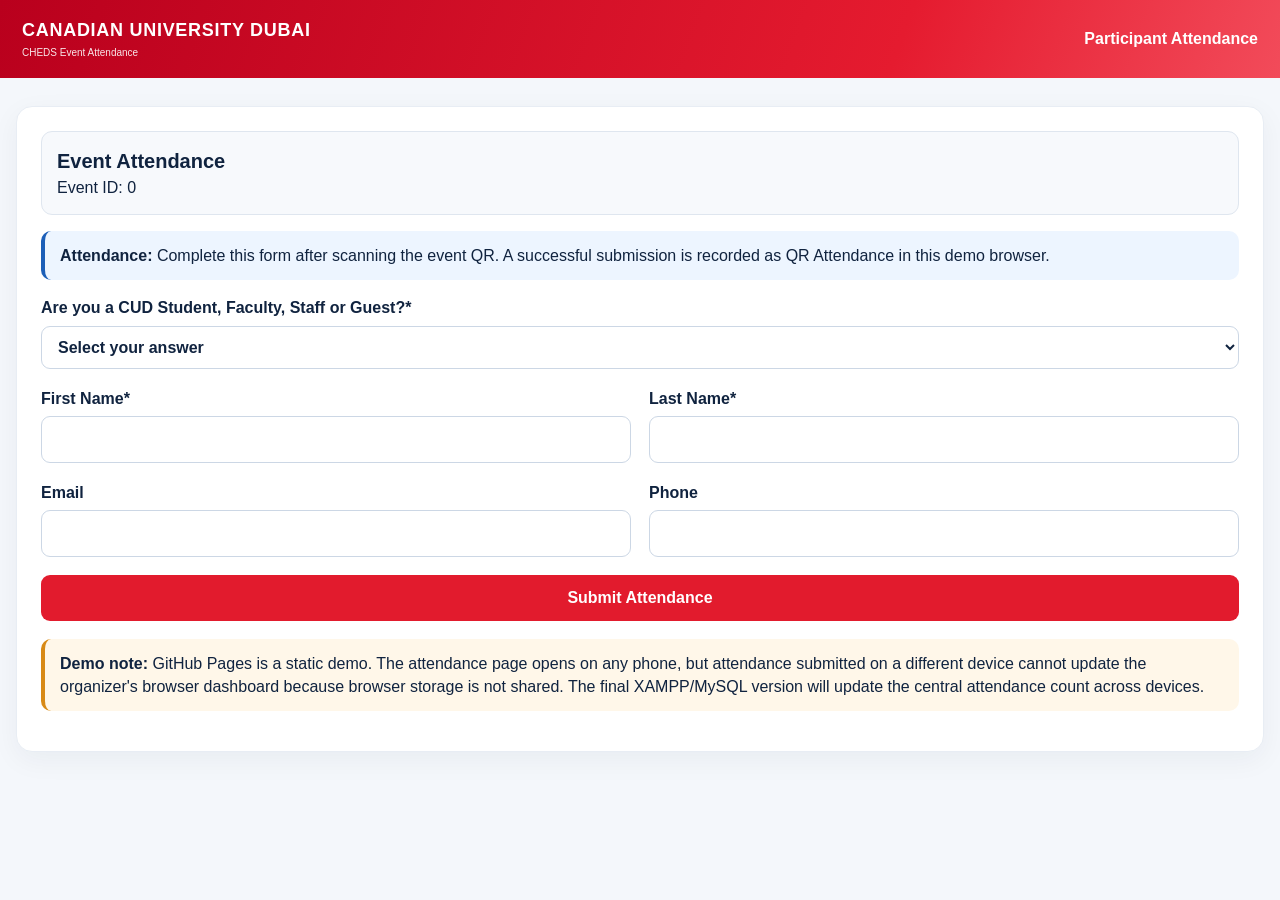
<file: attendance.html>
<!doctype html><html><head><meta charset="utf-8"><meta name="viewport" content="width=device-width,initial-scale=1">
<title>CUD Event Attendance</title><link rel="stylesheet" href="style.css"></head><body>
<header><div><b>CANADIAN UNIVERSITY DUBAI</b><small>CHEDS Event Attendance</small></div><span>Participant Attendance</span></header>
<main><div class="panel"><div class="eventbox"><b id="eventName">Event Attendance</b><br><span id="eventCode"></span></div>
<div class="flowtag"><b>Attendance:</b> Complete this form after scanning the event QR. A successful submission is recorded as QR Attendance in this demo browser.</div>
<form id="af" class="grid">
<label class="wide">Are you a CUD Student, Faculty, Staff or Guest?*<select id="ptype" required><option value="">Select your answer</option><option>CUD Student</option><option>CUD Faculty</option><option>CUD Staff</option><option>Guest</option></select></label>
<label>First Name*<input id="first" required></label><label>Last Name*<input id="last" required></label>
<label>Email<input id="email" type="email"></label><label>Phone<input id="phone"></label>
<label id="sidwrap">Student ID*<input id="sid"></label><label id="progwrap">Program<input id="program"></label>
<button class="primary wide">Submit Attendance</button></form>
<div id="done" class="success center hide"><h2>✓ Attendance Recorded</h2><p>Your submission has been recorded as QR Attendance.</p></div>
<div class="notice" style="margin-top:18px"><b>Demo note:</b> GitHub Pages is a static demo. The attendance page opens on any phone, but attendance submitted on a different device cannot update the organizer's browser dashboard because browser storage is not shared. The final XAMPP/MySQL version will update the central attendance count across devices.</div>
</div></main>
<script>
const EK="cud_v15_org_events",AK="cud_v10_att";
const q=new URLSearchParams(location.search);
let id=+(q.get("event")||0), code=q.get("code")||"", name=q.get("name")||"";
let events=JSON.parse(localStorage.getItem(EK)||"[]"), ev=events.find(x=>x.id==id);
eventName.textContent=(ev&&ev.event_name)||name||"Event Attendance";
eventCode.textContent=(ev&&ev.event_id)||code||("Event ID: "+id);
function toggle(){let y=ptype.value==="CUD Student";sidwrap.style.display=y?"flex":"none";progwrap.style.display=y?"flex":"none";sid.required=y}
ptype.onchange=toggle;toggle();
af.onsubmit=e=>{
 e.preventDefault();
 let key=(sid.value||email.value||phone.value||(first.value+"|"+last.value)).trim().toLowerCase();
 let all=JSON.parse(localStorage.getItem(AK)||"{}"), list=all[id]||[];
 if(list.includes(key)){alert("Attendance already recorded for this participant.");return}
 list.push(key); all[id]=list; localStorage.setItem(AK,JSON.stringify(all));
 let a=JSON.parse(localStorage.getItem(EK)||"[]"), x=a.find(v=>v.id==id);
 if(x){x.qr=(x.qr||0)+1;localStorage.setItem(EK,JSON.stringify(a))}
 af.classList.add("hide");done.classList.remove("hide");
};
</script></body></html>
</file>
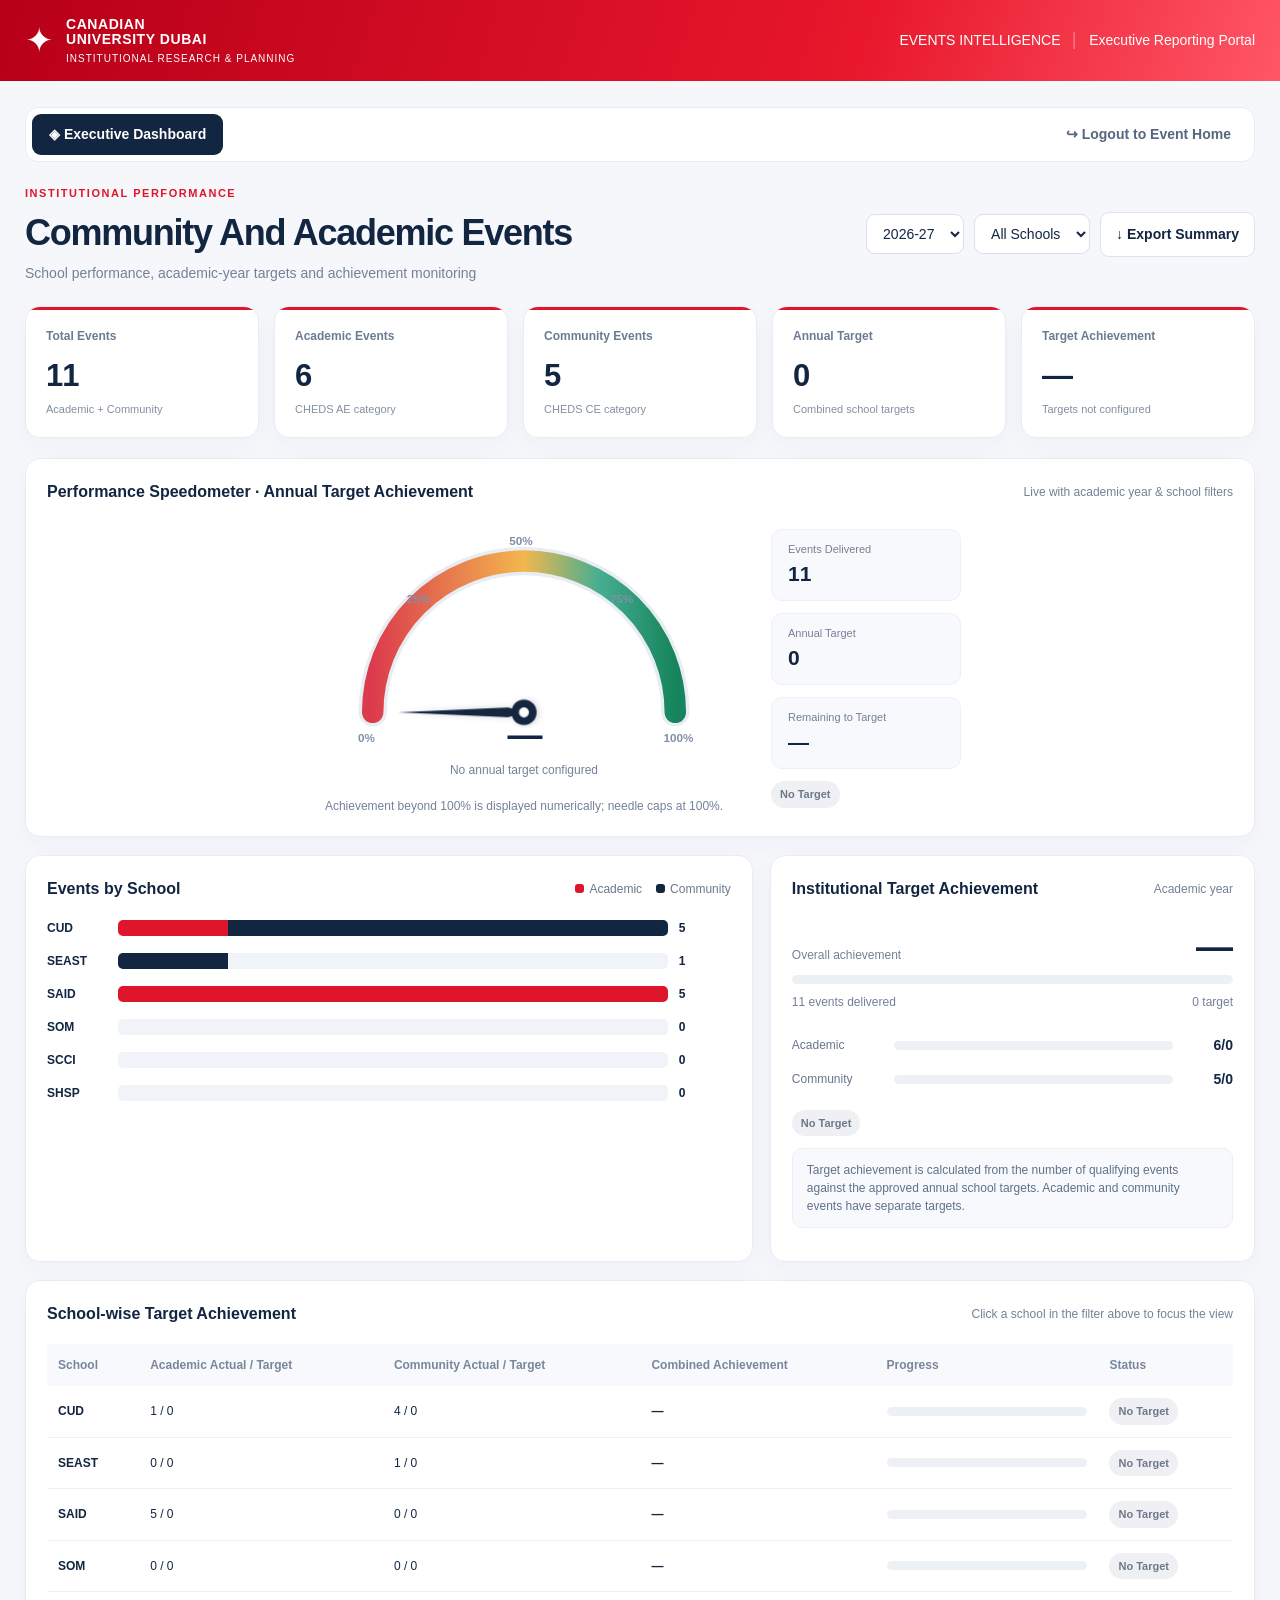
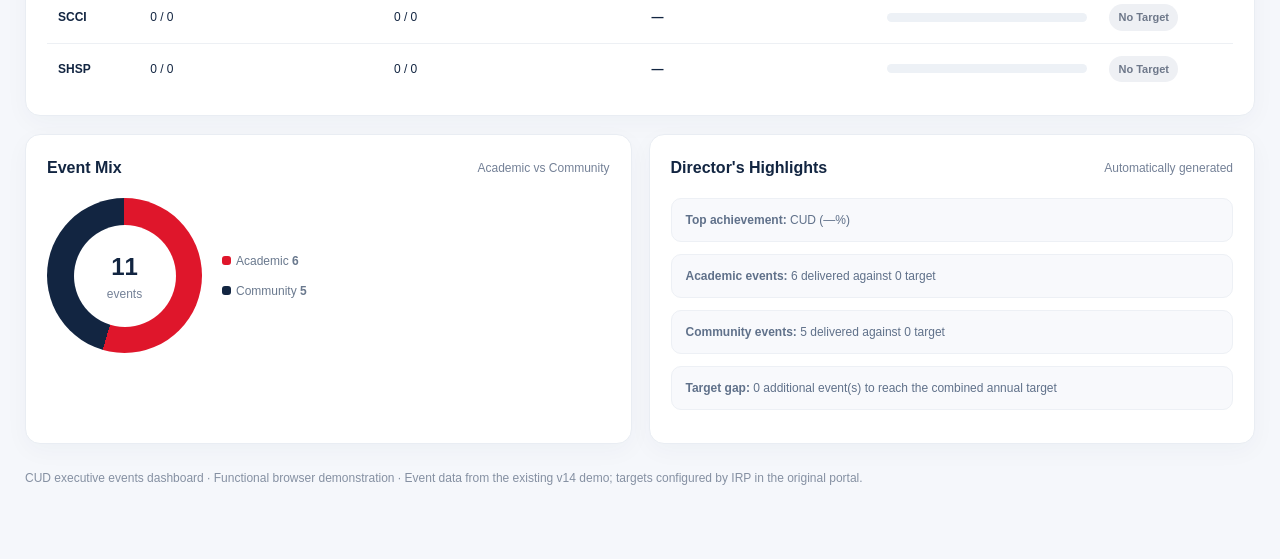
<file: executive.html>
<!DOCTYPE html>
<html lang="en"><head><meta charset="utf-8"><meta name="viewport" content="width=device-width,initial-scale=1">
<title>CUD | Executive Events Intelligence</title>
<style>
:root{--red:#df162b;--navy:#122541;--muted:#748197;--line:#e7ebf2;--bg:#f5f7fb;--green:#16845c;--amber:#c07c19}
*{box-sizing:border-box}body{margin:0;font:14px/1.5 "Segoe UI",Arial,sans-serif;background:var(--bg);color:var(--navy)}button,input,select{font:inherit}button{cursor:pointer}button:disabled{opacity:.45;cursor:default}
header{background:linear-gradient(108deg,#b70018,#e8172c 67%,#ff5666);color:white;min-height:75px;display:flex;align-items:center;justify-content:space-between;padding:15px max(25px,calc((100vw - 1460px)/2));gap:15px}
.logo{display:flex;gap:13px;align-items:center}.leaf{font-size:34px}.brand{font-weight:800;letter-spacing:.04em;line-height:1.12}.brand small{display:block;font-size:10px;letter-spacing:.1em;font-weight:500;margin-top:5px}.topright{display:flex;gap:10px;align-items:center;flex-wrap:wrap}
.shell{max-width:1460px;margin:auto;padding:26px 25px 60px}.tabs{display:flex;gap:7px;background:white;border:1px solid var(--line);border-radius:13px;padding:6px;width:max-content;max-width:100%;margin-bottom:23px}.tab{border:0;border-radius:9px;padding:10px 17px;background:transparent;color:#56677f;font-weight:700}.tab.active{background:var(--navy);color:white}
.hero{display:flex;justify-content:space-between;align-items:center;gap:15px;margin-bottom:22px;flex-wrap:wrap}.eyebrow{color:var(--red);font-weight:800;letter-spacing:.14em;font-size:11px}.hero h1{font-size:clamp(25px,3vw,36px);margin:4px 0 3px;letter-spacing:-.035em}.sub{color:var(--muted);margin:0}.actions{display:flex;align-items:center;gap:10px;flex-wrap:wrap}
select,input{border:1px solid #d9e1ec;background:#fff;border-radius:9px;padding:10px 12px;color:var(--navy);min-width:0}input[type=number]{width:100px}select{max-width:240px}.btn{background:var(--navy);color:white;border:0;border-radius:9px;padding:11px 15px;font-weight:700}.btn.red{background:var(--red)}.btn.ghost{background:white;color:var(--navy);border:1px solid #dce3ed}.btn.small{padding:7px 10px;font-size:12px}
.kpis{display:grid;grid-template-columns:repeat(5,minmax(0,1fr));gap:15px;margin-bottom:20px}.card,.panel{background:white;border:1px solid #e9edf3;border-radius:15px;box-shadow:0 7px 24px rgba(23,43,77,.035)}.card{padding:20px;position:relative;overflow:hidden}.card:before{content:"";position:absolute;top:0;left:0;right:0;height:3px;background:var(--red)}.klabel{color:#6b7c91;font-size:12px;font-weight:700}.knum{font-size:31px;line-height:1.2;font-weight:800;margin:12px 0 7px;letter-spacing:-.035em}.knote{font-size:11px;color:#8290a0}.panels{display:grid;grid-template-columns:1.5fr 1fr;gap:17px;margin-bottom:18px}.panel{padding:21px}.ptitle{display:flex;align-items:center;justify-content:space-between;gap:12px;margin-bottom:18px}.ptitle h2{font-size:16px;margin:0}.muted{color:var(--muted);font-size:12px}.legend{display:flex;gap:14px;flex-wrap:wrap;font-size:12px;color:#6a798e}.dot{display:inline-block;width:9px;height:9px;border-radius:3px;margin-right:5px;background:var(--red)}.dot.dark{background:var(--navy)}.dot.green{background:#28a678}
.schoolbars{display:grid;gap:15px}.schoolbar{display:grid;grid-template-columns:60px 1fr 52px;gap:11px;align-items:center;font-size:12px;font-weight:700}.track{height:16px;background:#f0f3f8;border-radius:5px;overflow:hidden;display:flex}.seg-a{background:var(--red)}.seg-c{background:var(--navy)}.progress{height:9px;background:#edf1f6;border-radius:20px;overflow:hidden;min-width:90px}.progress span{display:block;height:100%;background:var(--green);border-radius:20px}.progress.warn span{background:#e7a03e}.progress.low span{background:#d44b54}
table{border-collapse:collapse;width:100%;font-size:12px}th{text-align:left;color:#78879a;font-weight:700;background:#f8f9fc;padding:12px 11px;white-space:nowrap}td{padding:12px 11px;border-bottom:1px solid #edf0f4}tr:last-child td{border-bottom:0}.tablewrap{overflow:auto}.pill{font-size:11px;font-weight:800;padding:5px 9px;border-radius:30px;white-space:nowrap;display:inline-block}.pill.ok{color:#087c52;background:#e7f8f0}.pill.mid{color:#a96a12;background:#fff3de}.pill.bad{color:#b93842;background:#ffeaed}.pill.none{color:#6e788a;background:#eef0f4}.grid2{display:grid;grid-template-columns:1fr 1fr;gap:17px}.note{padding:12px 14px;background:#f8f9fc;border:1px solid #edf0f5;border-radius:10px;color:#60718a;font-size:12px;margin:12px 0}.barline{display:flex;align-items:center;gap:12px;margin:13px 0}.barline>span:first-child{width:90px;font-size:12px;color:#68768c}.barline .progress{flex:1}.barline b{min-width:48px;text-align:right}.loginbox{max-width:440px;margin:40px auto}.field{display:grid;gap:6px;margin:14px 0}.field label{font-weight:700;font-size:12px}.field input{width:100%}.targettable input{width:75px;padding:8px}.targettable select{width:150px;padding:8px}.hidden{display:none!important}.foot{font-size:12px;color:#8590a2;margin-top:25px}.empty{padding:30px;text-align:center;color:#8894a3}
@media(max-width:1050px){.kpis{grid-template-columns:repeat(3,1fr)}.panels{grid-template-columns:1fr}}@media(max-width:650px){.shell{padding:18px 12px}.kpis{grid-template-columns:repeat(2,1fr)}.grid2{grid-template-columns:1fr}.card{padding:15px}.topright{display:none}.tabs{width:100%}.tab{flex:1;padding:9px 5px;font-size:12px}}
/* Added performance speedometer; existing dashboard styling remains unchanged */
.speedo-panel{margin-bottom:18px}.speedo-layout{display:flex;align-items:center;justify-content:center;gap:42px;flex-wrap:wrap}.speedo-gauge{width:min(100%,410px);position:relative}.speedo-gauge svg{display:block;width:100%;height:auto;overflow:visible}.speedo-stats{min-width:190px;display:grid;gap:12px}.speedo-stat{padding:11px 16px;background:#f8f9fc;border-radius:11px;border:1px solid #edf0f5}.speedo-stat small{display:block;color:#748197;font-size:11px}.speedo-stat strong{font-size:21px}.speedo-center{text-align:center;margin-top:-43px;position:relative;pointer-events:none}.speedo-center strong{font-size:35px;letter-spacing:-.05em}.speedo-center small{display:block;color:#748197;font-size:12px}.speedo-ticks{font-size:12px;fill:#8190a5;font-weight:700}.speedo-subtitle{font-size:12px;color:#748197;text-align:center;margin:18px 0 0}
</style></head><body>
<header><div class="logo"><div class="leaf">✦</div><div class="brand">CANADIAN<br>UNIVERSITY DUBAI<small>INSTITUTIONAL RESEARCH & PLANNING</small></div></div><div class="topright"><span>EVENTS INTELLIGENCE</span><span style="opacity:.5">│</span><span>Executive Reporting Portal</span></div></header>
<div class="shell">
<div class="tabs" style="justify-content:space-between;width:100%"><button class="tab active" id="execTab" onclick="showTab('executive')">◈ Executive Dashboard</button><button class="tab" onclick="location.href='index.html'">↪ Logout to Event Home</button></div>
<section id="executive">
<div class="hero"><div><div class="eyebrow">INSTITUTIONAL PERFORMANCE</div><h1>Community And Academic Events</h1><p class="sub">School performance, academic-year targets and achievement monitoring</p></div><div class="actions"><select id="yearFilter" onchange="render()"></select><select id="schoolFilter" onchange="render()"></select><button class="btn ghost" onclick="downloadExecutive()">↓ Export Summary</button></div></div>
<div class="kpis" id="kpis"></div>
<div class="panel speedo-panel"><div class="ptitle"><h2>Performance Speedometer · Annual Target Achievement</h2><span class="muted">Live with academic year &amp; school filters</span></div><div class="speedo-layout"><div class="speedo-gauge"><svg viewBox="0 0 420 235" role="img" aria-label="Performance achievement gauge"><defs><linearGradient id="gaugeTrack" x1="0" y1="0" x2="1" y2="0"><stop offset="0" stop-color="#dc3b4d"/><stop offset=".5" stop-color="#f3b74e"/><stop offset=".75" stop-color="#45ae90"/><stop offset="1" stop-color="#16845c"/></linearGradient><filter id="needleShadow"><feDropShadow dx="0" dy="2" stdDeviation="3" flood-opacity=".16"/></filter></defs><path id="speedoBase" d="M 55 195 A 155 155 0 0 1 365 195" stroke="#e8edf3" stroke-width="29" fill="none" stroke-linecap="round"/><path d="M 55 195 A 155 155 0 0 1 365 195" stroke="url(#gaugeTrack)" stroke-width="22" fill="none" stroke-linecap="round"/><g class="speedo-ticks"><text x="40" y="225">0%</text><text x="90" y="83">25%</text><text x="195" y="24">50%</text><text x="298" y="83">75%</text><text x="353" y="225">100%</text></g><g id="speedoNeedle" style="transform-origin:210px 195px;transform:rotate(-90deg);transition:transform 850ms cubic-bezier(.2,.7,.2,1)" filter="url(#needleShadow)"><path d="M 210 194 L 205 179 L 210 66 L 215 179 Z" fill="#122541"/><circle cx="210" cy="195" r="13" fill="#122541"/><circle cx="210" cy="195" r="5" fill="#fff"/></g></svg><div class="speedo-center"><strong id="speedoPercent">—</strong><small id="speedoLabel">No annual target configured</small></div><p class="speedo-subtitle">Achievement beyond 100% is displayed numerically; needle caps at 100%.</p></div><div class="speedo-stats"><div class="speedo-stat"><small>Events Delivered</small><strong id="speedoActual">0</strong></div><div class="speedo-stat"><small>Annual Target</small><strong id="speedoTarget">0</strong></div><div class="speedo-stat"><small>Remaining to Target</small><strong id="speedoGap">—</strong></div><div id="speedoStatus"></div></div></div></div>


<div class="panels"><div class="panel"><div class="ptitle"><h2>Events by School</h2><div class="legend"><span><i class="dot"></i>Academic</span><span><i class="dot dark"></i>Community</span></div></div><div class="schoolbars" id="schoolBars"></div></div>
<div class="panel"><div class="ptitle"><h2>Institutional Target Achievement</h2><span class="muted">Academic year</span></div><div id="institutionTarget"></div><div class="note">Target achievement is calculated from the number of qualifying events against the approved annual school targets. Academic and community events have separate targets.</div></div></div>
<div class="panel" style="margin-bottom:18px"><div class="ptitle"><h2>School-wise Target Achievement</h2><span class="muted">Click a school in the filter above to focus the view</span></div><div class="tablewrap"><table><thead><tr><th>School</th><th>Academic Actual / Target</th><th>Community Actual / Target</th><th>Combined Achievement</th><th>Progress</th><th>Status</th></tr></thead><tbody id="schoolRows"></tbody></table></div></div>
<div class="grid2"><div class="panel"><div class="ptitle"><h2>Event Mix</h2><span class="muted">Academic vs Community</span></div><div id="mix"></div></div><div class="panel"><div class="ptitle"><h2>Director's Highlights</h2><span class="muted">Automatically generated</span></div><div id="highlights"></div></div></div>
</section>

<p class="foot">CUD executive events dashboard · Functional browser demonstration · Event data from the existing v14 demo; targets configured by IRP in the original portal.</p>
</div>
<script>
const SCHOOLS=['CUD','SEAST','SAID','SOM','SCCI','SHSP'],YEARS=['2024-25','2025-26','2026-27','2027-28'];
const K_EVENTS='cud_exec_events_v1',K_TARGETS='cud_exec_targets_v1',K_LOG='cud_exec_audit_v1';
const $=id=>document.getElementById(id);
const safe=s=>String(s??'').replace(/[&<>"']/g,c=>({'&':'&amp;','<':'&lt;','>':'&gt;','"':'&quot;',"'":'&#39;'}[c]));
function get(key,def){try{let v=JSON.parse(localStorage.getItem(key));return v===null?def:v}catch{return def}}
function put(key,obj){localStorage.setItem(key,JSON.stringify(obj))}
function seed(){} 
function getEvents(){let a=get('cud_v15_org_events',[]);if(!Array.isArray(a))return [];return a.map(e=>{let d=e.start_date||e.startDate||e.date||'',m=String(d).match(/^(\d{4})-(\d{2})/),y=m?+m[1]:2026,mo=m?+m[2]:9,ay=mo>=9?`${y}-${String(y+1).slice(-2)}`:`${y-1}-${String(y).slice(-2)}`,cat=String(e.main_category||e.mainCategory||e.category||'').toUpperCase();return {id:e.event_id||e.id,name:e.event_name||e.name||'',school:e.school||'CUD',department:e.department||'',date:d,academicYear:ay,category:cat.startsWith('CE')?'CE':'AE',status:e.status||'Pre-Event Submitted'}})}
function targets(){return get('cud_exec_targets_v1',{})}
function byYear(y){return getEvents().filter(e=>e.academicYear===y)}
function summarize(y,school=''){let ev=byYear(y).filter(e=>!school||e.school===school),t=targets()[y]||{};let ss=school?[school]:SCHOOLS;let academic=ev.filter(e=>e.category==='AE').length,community=ev.filter(e=>e.category==='CE').length,at=ss.reduce((a,s)=>a+(+t[s]?.academic||0),0),ct=ss.reduce((a,s)=>a+(+t[s]?.community||0),0);return {academic,community,actual:academic+community,at,ct,target:at+ct,pct:at+ct?Math.round(100*(academic+community)/(at+ct)):null}}
function status(p){return p===null?'<span class="pill none">No Target</span>':p>=100?'<span class="pill ok">Achieved</span>':p>=75?'<span class="pill mid">On Track</span>':'<span class="pill bad">Below Target</span>'}
function prog(p){return `<div class="progress ${p===null?'':p>=100?'':p>=75?'warn':'low'}"><span style="width:${Math.min(100,Math.max(0,p||0))}%"></span></div>`}
function selectOptions(id,opts,all){$(id).innerHTML=(all?`<option value="">${all}</option>`:'')+opts.map(s=>`<option value="${s}">${s}</option>`).join('')}
function init(){selectOptions('yearFilter',YEARS);$('yearFilter').value='2026-27';selectOptions('schoolFilter',SCHOOLS,'All Schools');render()}
function showTab(t){$('executive').classList.remove('hidden');$('execTab').classList.add('active')}
function render(){let y=$('yearFilter').value,school=$('schoolFilter').value,d=summarize(y,school),schools=school?[school]:SCHOOLS,es=byYear(y);
 $('speedoPercent').textContent=d.pct===null?'—':d.pct+'%';
 $('speedoLabel').textContent=d.pct===null?'No annual target configured':d.pct>=100?'Target achieved':d.pct>=75?'On track':'Below target';
 $('speedoActual').textContent=d.actual;
 $('speedoTarget').textContent=d.target;
 $('speedoGap').textContent=d.pct===null?'—':Math.max(0,d.target-d.actual);
 $('speedoStatus').innerHTML=status(d.pct);
 $('speedoNeedle').style.transform='rotate('+(-90+180*Math.min(100,Math.max(0,d.pct||0))/100)+'deg)';

 let cards=[['Total Events',d.actual,'Academic + Community'],['Academic Events',d.academic,'CHEDS AE category'],['Community Events',d.community,'CHEDS CE category'],['Annual Target',d.target,'Combined school targets'],['Target Achievement',d.pct===null?'—':d.pct+'%',d.pct===null?'Targets not configured':d.pct>=100?'Target achieved':'Actual vs target']];
 $('kpis').innerHTML=cards.map(([a,b,c])=>`<div class="card"><div class="klabel">${a}</div><div class="knum">${b}</div><div class="knote">${c}</div></div>`).join('');
 let max=Math.max(1,...schools.map(s=>summarize(y,s).actual));
 $('schoolBars').innerHTML=schools.map(s=>{let x=summarize(y,s);return `<div class="schoolbar"><span>${s}</span><div class="track"><div class="seg-a" style="width:${x.academic/max*100}%"></div><div class="seg-c" style="width:${x.community/max*100}%"></div></div><span>${x.actual}</span></div>`}).join('');
 $('institutionTarget').innerHTML=`<div style="display:flex;justify-content:space-between;align-items:baseline"><span class="muted">Overall achievement</span><strong style="font-size:37px">${d.pct===null?'—':d.pct+'%'}</strong></div>${prog(d.pct)}<div style="display:flex;justify-content:space-between;margin:9px 0 24px" class="muted"><span>${d.actual} events delivered</span><span>${d.target} target</span></div><div class="barline"><span>Academic</span>${prog(d.at?Math.round(d.academic/d.at*100):null)}<b>${d.academic}/${d.at}</b></div><div class="barline"><span>Community</span>${prog(d.ct?Math.round(d.community/d.ct*100):null)}<b>${d.community}/${d.ct}</b></div><div style="margin-top:20px">${status(d.pct)}</div>`;
 $('schoolRows').innerHTML=schools.map(s=>{let x=summarize(y,s);return `<tr><td><b>${s}</b></td><td>${x.academic} / ${x.at}</td><td>${x.community} / ${x.ct}</td><td><b>${x.pct===null?'—':x.pct+'%'}</b></td><td style="min-width:150px">${prog(x.pct)}</td><td>${status(x.pct)}</td></tr>`}).join('');
 $('mix').innerHTML=`<div style="display:flex;gap:20px;align-items:center;flex-wrap:wrap"><div style="width:155px;height:155px;border-radius:50%;background:conic-gradient(var(--red) 0 ${d.actual?d.academic/d.actual*100:0}%,var(--navy) 0 100%);display:grid;place-items:center"><div style="background:white;border-radius:50%;width:102px;height:102px;display:grid;place-items:center;text-align:center"><div><b style="font-size:24px">${d.actual}</b><div class="muted">events</div></div></div></div><div><div class="legend" style="display:block"><p><i class="dot"></i>Academic <b>${d.academic}</b></p><p><i class="dot dark"></i>Community <b>${d.community}</b></p></div></div></div>`;
 let ranked=schools.map(s=>({s,...summarize(y,s)})).sort((a,b)=>(b.pct??-1)-(a.pct??-1));
 $('highlights').innerHTML=`<div class="note"><b>Top achievement:</b> ${ranked[0]?.s||'—'} (${ranked[0]?.pct??'—'}%)</div><div class="note"><b>Academic events:</b> ${d.academic} delivered against ${d.at} target</div><div class="note"><b>Community events:</b> ${d.community} delivered against ${d.ct} target</div><div class="note"><b>Target gap:</b> ${Math.max(0,d.target-d.actual)} additional event(s) to reach the combined annual target</div>`;
}
function renderEvents(){let y=$('eventsYear').value,s=$('eventsSchool').value,a=byYear(y).filter(e=>!s||e.school===s);$('eventsCount').textContent=a.length+' events';$('eventRows').innerHTML=a.map(e=>`<tr><td>${safe(e.id)}</td><td>${safe(e.name)}</td><td>${safe(e.school)}</td><td>${safe(e.department)}</td><td>${safe(e.date)}</td><td>${e.category==='AE'?'Academic':'Community'}</td><td>${e.status.includes('Post-Event')?'<span class="pill ok">Post Submitted</span>':'<span class="pill mid">Pre Submitted</span>'}</td></tr>`).join('')||'<tr><td colspan="7" class="empty">No events found</td></tr>'}
function csv(name,rows){let body='\ufeff'+rows.map(r=>r.map(v=>'"'+String(v??'').replace(/"/g,'""')+'"').join(',')).join('\r\n');let a=document.createElement('a');a.href=URL.createObjectURL(new Blob([body],{type:'text/csv;charset=utf-8'}));a.download=name;a.click();setTimeout(()=>URL.revokeObjectURL(a.href),1000)}
function downloadExecutive(){let y=$('yearFilter').value,s=$('schoolFilter').value,ss=s?[s]:SCHOOLS;csv(`CUD_Executive_Targets_${y}.csv`,[['Academic Year','School','Academic Actual','Academic Target','Community Actual','Community Target','Combined Actual','Combined Target','Achievement %'],...ss.map(sc=>{let x=summarize(y,sc);return[y,sc,x.academic,x.at,x.community,x.ct,x.actual,x.target,x.pct??'']})])}
function downloadEvents(){let y=$('eventsYear').value,s=$('eventsSchool').value;csv(`CUD_Event_Register_${y}.csv`,[['Event ID','Event Name','School','Department','Date','Academic Year','Category','Status'],...byYear(y).filter(e=>!s||e.school===s).map(e=>[e.id,e.name,e.school,e.department,e.date,e.academicYear,e.category,e.status])])}
init();
</script></body></html>
</file>
<file: style.css>
:root{--red:#e21b2d;--red2:#b90d20;--navy:#10233f;--blue:#1c5fb8;--bg:#f4f7fb;--line:#dfe6ef;--muted:#65758c;--green:#16865f;--orange:#d88a16}
*{box-sizing:border-box}html{scroll-behavior:smooth}body{margin:0;background:var(--bg);color:var(--navy);font-family:"Segoe UI",Arial,sans-serif;line-height:1.45}
header{min-height:78px;padding:15px max(22px,calc((100% - 1320px)/2));display:flex;align-items:center;justify-content:space-between;background:linear-gradient(110deg,#b9001d,#e51b2f 70%,#f24b5a);color:#fff}
header b{font-size:18px;letter-spacing:.04em}header small{display:block;font-size:10px;opacity:.9;margin-top:3px}header>span{font-weight:700}
nav{display:flex;justify-content:center;gap:12px;flex-wrap:wrap;background:#fff;border-bottom:1px solid var(--line);padding:12px 18px}
nav button,.toplinks button{border:1px solid #d8e1ed;background:#fff;color:var(--navy);font-weight:700;border-radius:10px;padding:11px 18px}
nav button:hover,.toplinks button:hover{border-color:var(--red);color:var(--red)}
main{width:min(1280px,calc(100% - 32px));margin:28px auto 60px}.hide{display:none!important}
h1{font-size:clamp(29px,4vw,46px);letter-spacing:-.035em;margin:0 0 8px}h2{margin:0 0 14px}.form-intro{color:var(--muted);font-size:16px;margin:0 0 22px}
.homecards{display:grid;grid-template-columns:repeat(2,minmax(0,1fr));gap:18px}.homecard,.panel{background:#fff;border:1px solid #e8edf4;border-radius:16px;box-shadow:0 8px 28px rgba(18,37,65,.05);padding:24px}.homecard{border-top:4px solid var(--red)}
.primary,.secondary,button{font:inherit;cursor:pointer}.primary,.secondary{border:0;border-radius:9px;padding:11px 16px;font-weight:750}.primary{background:var(--red);color:#fff}.primary:hover{background:var(--red2)}.secondary{background:#eef2f7;color:var(--navy)}button:disabled{opacity:.45;cursor:not-allowed}
.notice,.flowtag,.success{border-radius:10px;padding:13px 15px;margin:16px 0}.notice{background:#fff7e9;border-left:4px solid var(--orange)}.flowtag{background:#edf5ff;border-left:4px solid var(--blue)}.success{background:#eaf8f1;border-left:4px solid var(--green)}.center{text-align:center}
.grid{display:grid;grid-template-columns:repeat(2,minmax(0,1fr));gap:18px}.wide{grid-column:1/-1}
label{display:flex;flex-direction:column;gap:6px;font-weight:700}input,select,textarea{width:100%;border:1px solid #ccd7e5;border-radius:9px;padding:11px 12px;background:#fff;color:var(--navy);font:inherit}textarea{min-height:100px;resize:vertical}input:focus,select:focus,textarea:focus{outline:2px solid #e21b2d22;border-color:var(--red)}
.field-help{font-size:12px;color:var(--muted);font-weight:400}.actions{display:flex;gap:10px;align-items:center;flex-wrap:wrap}.eventbox{background:#f7f9fc;border:1px solid var(--line);border-radius:11px;padding:15px}.eventbox b{font-size:20px}
.toplinks{display:flex;gap:8px;flex-wrap:wrap;margin-bottom:18px}.toplinks .active{background:var(--navy);color:#fff}.irpgrid{display:grid;grid-template-columns:repeat(4,1fr);gap:14px;margin:18px 0}.irpbox{background:#fff;border-top:3px solid var(--red);border-radius:13px;padding:18px;box-shadow:0 6px 20px #10233f0a}.irpbox strong{display:block;color:var(--red);font-size:29px}.filtergrid{display:grid;grid-template-columns:repeat(5,minmax(0,1fr));gap:10px;margin-bottom:16px}
.tablewrap{overflow:auto}table{width:100%;border-collapse:collapse;font-size:13px}th{background:#f7f9fc;color:#697a91;text-align:left;padding:11px;white-space:nowrap}td{padding:11px;border-bottom:1px solid #edf0f4}.status{display:inline-block;padding:5px 9px;border-radius:20px;font-size:11px;font-weight:800}.status-post{background:#e6f7ef;color:#087d53}.status-pre{background:#fff1dd;color:#ae6b10}
.detailgrid{display:grid;grid-template-columns:repeat(4,1fr);gap:10px}.detail{background:#f7f9fc;border-radius:9px;padding:11px}.detail b{display:block;font-size:11px;color:#718096;margin-bottom:4px}
#qrbox{display:flex;justify-content:center;margin:18px auto}#qrbox img,#qrbox canvas{max-width:100%;height:auto}.event-id{font-size:clamp(27px,5vw,46px);color:var(--red);font-weight:850;letter-spacing:.03em}.created-card{text-align:center}
@media(max-width:900px){.irpgrid{grid-template-columns:repeat(2,1fr)}.filtergrid{grid-template-columns:repeat(2,1fr)}.detailgrid{grid-template-columns:repeat(2,1fr)}}
@media(max-width:680px){main{width:min(100% - 20px,1280px);margin-top:18px}.homecards,.grid{grid-template-columns:1fr}.wide{grid-column:auto}.irpgrid,.filtergrid,.detailgrid{grid-template-columns:1fr}header>span{display:none}nav{gap:7px}nav button{flex:1 1 140px;padding:9px;font-size:13px}.panel,.homecard{padding:17px}}

/* Event Organizer: keep cards 1, 2 and 3 on one row on desktop */
.homecards{
  display:grid;
  grid-template-columns:repeat(3,minmax(0,1fr));
  gap:18px;
  align-items:stretch;
}
.homecard{
  min-width:0;
  height:100%;
}
@media(max-width:900px){
  .homecards{grid-template-columns:1fr;}
}
</file>
